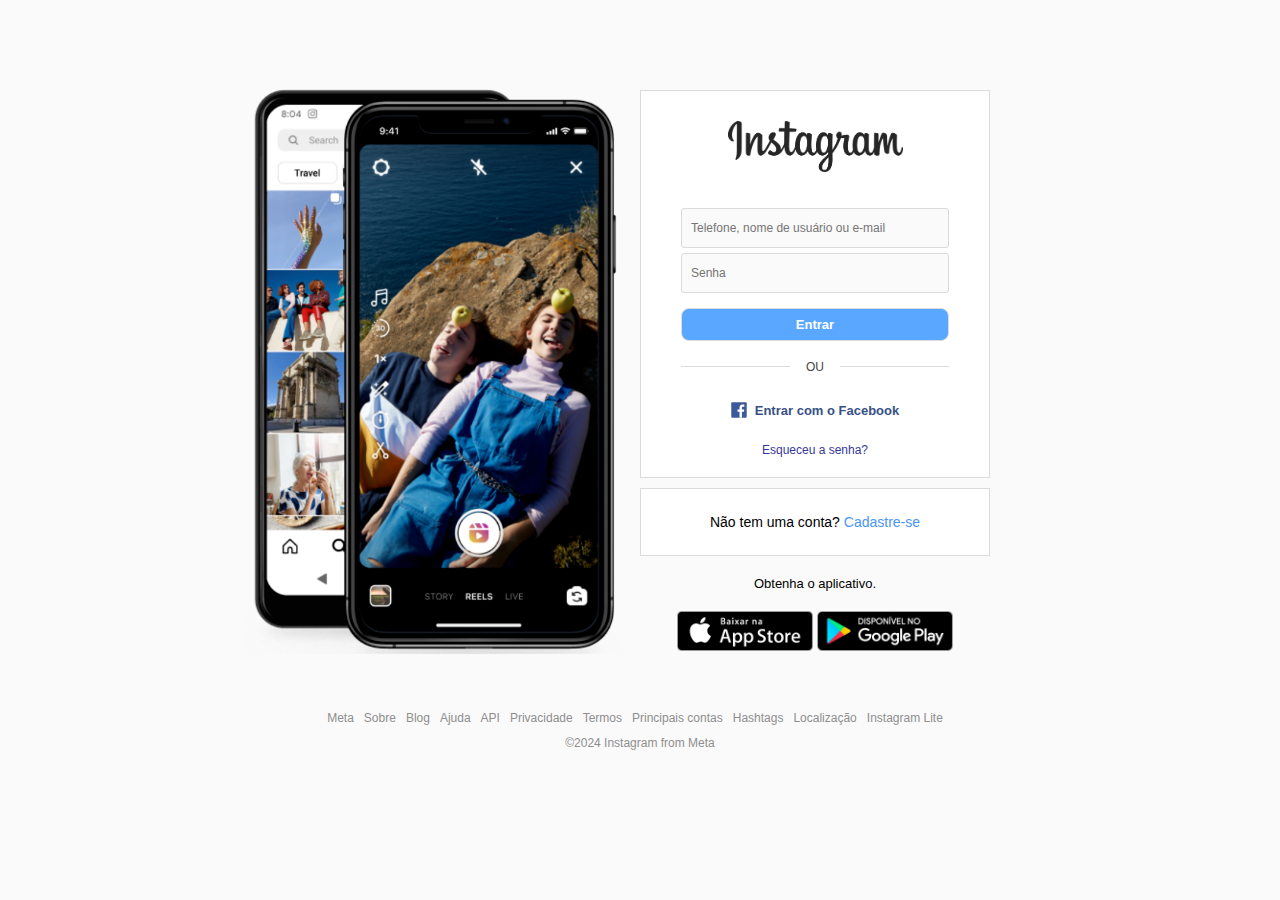
<file: 1- Home-instagram/index.html>
<!DOCTYPE html>
<html lang="en">
  <head>
    <meta charset="UTF-8" />
    <meta name="viewport" content="width=device-width, initial-scale=1.0" />
    <!-- favicon -->
    <link rel="shortcut icon" href="img/favicon.png" type="image/x-icon" />
    <title>Instagram</title>
    <!-- css -->
    <link rel="stylesheet" href="css/styles.css" />
  </head>

  <body>
    <main>
      <div id="main-container">
        <!-- Banner Container -->
        <div id="banner-container">
          <img src="img/banner2.png" alt="Crie uma conta no Instagram" />
        </div>
        <!-- Login e Registro -->
        <div id="form-container">
          <div id="form-box">
            <img id="logo-insta" src="img/logo_instagram.png" alt="Instagram" />
            <form id="login-form">
              <input
                type="text"
                name="username"
                placeholder="Telefone, nome de usuário ou e-mail"
              />
              <input type="password" name="passwd" placeholder="Senha" />
              <input type="submit" value="Entrar" id="btn" />
            </form>
            <div class="separator">
              <div class="line"></div>
              <span>Ou</span>
            </div>
            <div id="other-links">
              <div id="facebook-login">
                <a href="../2- Facebok-login/facebook-login.html">
                  <img src="img/logo_facebook.svg" alt="Facebook Login" />
                  <span>Entrar com o Facebook</span>
                </a>
              </div>
              <div id="forgot-pass">
                <a href="../3- Forgot-pass-instagram/forgot-pass.html"
                  >Esqueceu a senha?</a
                >
              </div>
            </div>
          </div>
          <div id="register-container">
            <p>
              Não tem uma conta?
              <a href="../4- Register-instagram/register.html">Cadastre-se</a>
            </p>
          </div>
          <div id="get-app-container">
            <p>Obtenha o aplicativo.</p>
            <a
              href="https://apps.apple.com/br/app/instagram/id389801252"
              target="_blank"
            >
              <img src="img/apple_btn.png" alt="Apple Store" />
            </a>
            <a
              href="https://play.google.com/store/apps/details?id=com.instagram.android&hl=pt_BR&gl=US"
              target="_blank"
            >
              <img src="img/gplay_btn.png" alt="Google Play" />
            </a>
          </div>
        </div>
      </div>
    </main>
    <footer>
      <nav>
        <ul id="footer-links">
          <li><a href="#">Meta</a></li>
          <li><a href="#">Sobre</a></li>
          <li><a href="#">Blog</a></li>
          <li><a href="#">Ajuda</a></li>
          <li><a href="#">API</a></li>
          <li><a href="#">Privacidade</a></li>
          <li><a href="#">Termos</a></li>
          <li><a href="#">Principais contas</a></li>
          <li><a href="#">Hashtags</a></li>
          <li><a href="#">Localização</a></li>
          <li><a href="#">Instagram Lite</a></li>
        </ul>
      </nav>
      <p id="copyright">&copy;2024 Instagram from Meta</p>
    </footer>
  </body>
</html>
</file>
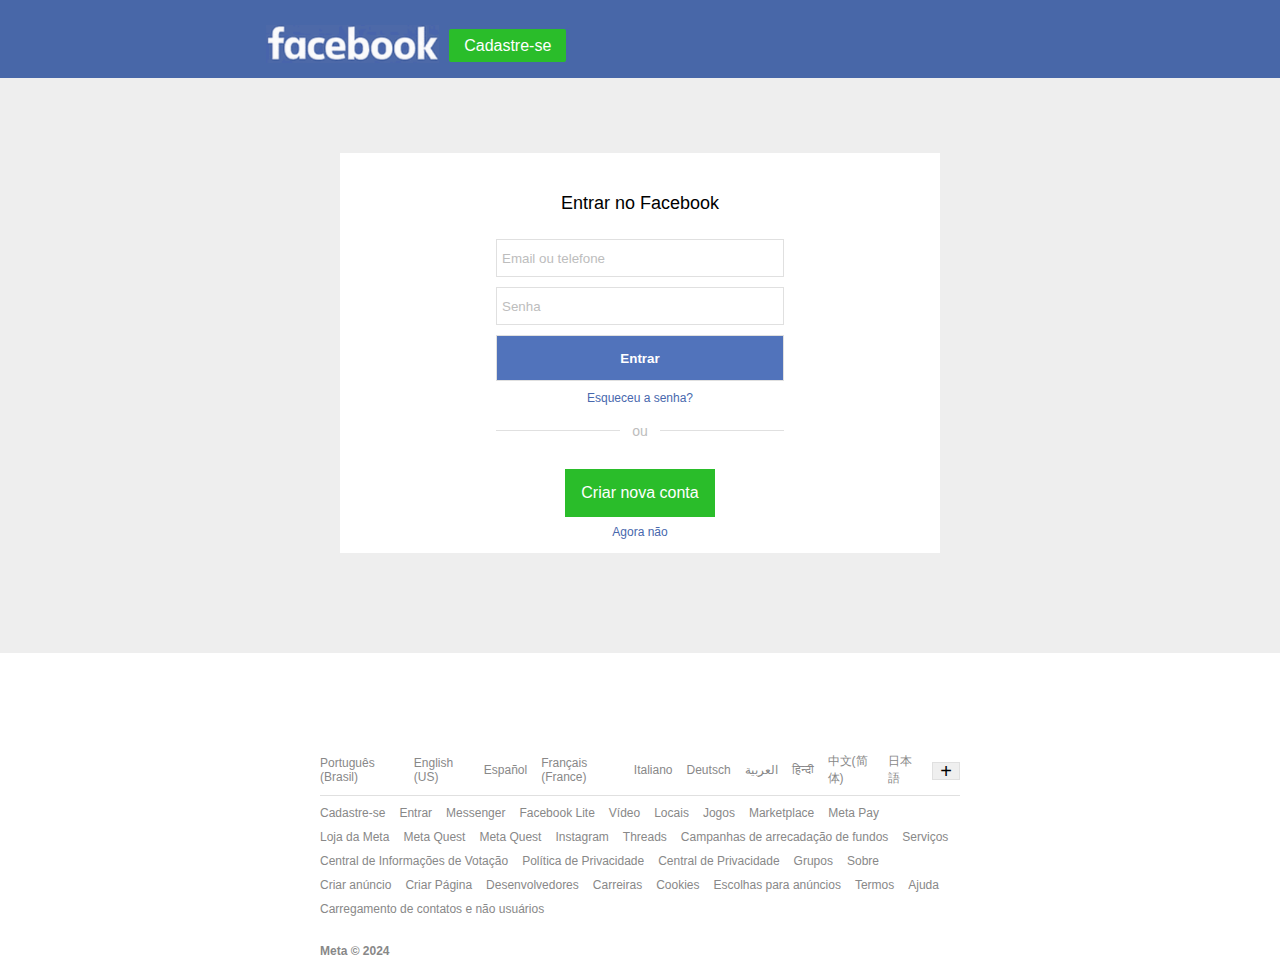
<file: 2- Facebok-login/index.html>
<!DOCTYPE html>
<html lang="en">
  <head>
    <meta charset="UTF-8" />
    <meta name="viewport" content="width=device-width, initial-scale=1.0" />
    <!-- favicon -->
    <link rel="shortcut icon" href="img/icon-face.png" type="image/x-icon" />
    <title>Entrar no Facebook | Facebook</title>
    <!-- css -->
    <link rel="stylesheet" href="css/styles.css" />
  </head>

  <body>
    <main>
      <div class="header">
        <img src="img/facebook-logo.png" alt="Faça seu cadastro no Facebook" />
        <span><a href="#">Cadastre-se</a></span>
      </div>
      <div class="login-container">
        <p id="toenter">Entrar no Facebook</p>
        <form class="box-input">
          <input type="text" name="login" placeholder="Email ou telefone" />
          <input type="password" name="password" placeholder="Senha" />
          <input type="submit" value="Entrar" id="enter-btn" />
        </form>
        <div id="forgot">
          <a href="#">Esqueceu a senha?</a>
        </div>
        <p id="or">ou</p>
        <div id="new-acc">
          <a href="#" id="create-acc">Criar nova conta</a>
          <a href="#" id="not-now">Agora não</a>
        </div>
      </div>
    </main>
    <footer>
      <div class="footer-container">
        <div id="language">
          <ul>
            <li>Português (Brasil)</li>
            <li><a href="">English (US)</a></li>
            <li><a href="">Español</a></li>
            <li><a href="">Français (France)</a></li>
            <li><a href="">Italiano</a></li>
            <li><a href="">Deutsch</a></li>
            <li><a href="">العربية</a></li>
            <li><a href="">हिन्दी</a></li>
            <li><a href="">中文(简体)</a></li>
            <li><a href="">日本語</a></li>
            <li>
              <input type="button" name="more-language" id="li-btn" value="+" />
            </li>
          </ul>
        </div>
        <div id="others">
          <ul>
            <li><a href="#">Cadastre-se</a></li>
            <li><a href="#">Entrar</a></li>
            <li><a href="#">Messenger</a></li>
            <li><a href="#">Facebook Lite</a></li>
            <li><a href="#">Vídeo</a></li>
            <li><a href="#">Locais</a></li>
            <li><a href="#">Jogos</a></li>
            <li><a href="#">Marketplace</a></li>
            <li><a href="#">Meta Pay</a></li>
            <li><a href="#">Loja da Meta</a></li>
            <li><a href="#">Meta Quest</a></li>
            <li><a href="#">Meta Quest</a></li>
            <li><a href="#">Instagram</a></li>
            <li><a href="#">Threads</a></li>
            <li><a href="#">Campanhas de arrecadação de fundos</a></li>
            <li><a href="#">Serviços</a></li>
            <li><a href="#">Central de Informações de Votação</a></li>
            <li><a href="#">Política de Privacidade</a></li>
            <li><a href="#">Central de Privacidade</a></li>
            <li><a href="#">Grupos</a></li>
            <li><a href="#">Sobre</a></li>
            <li><a href="#">Criar anúncio</a></li>
            <li><a href="#">Criar Página</a></li>
            <li><a href="#">Desenvolvedores</a></li>
            <li><a href="#">Carreiras</a></li>
            <li><a href="#">Cookies</a></li>
            <li><a href="#">Escolhas para anúncios</a></li>
            <li><a href="#">Termos</a></li>
            <li><a href="#">Ajuda</a></li>
            <li><a href="#">Carregamento de contatos e não usuários</a></li>
          </ul>
        </div>
        <p>Meta &copy; 2024</p>
      </div>
    </footer>
  </body>
</html>
</file>
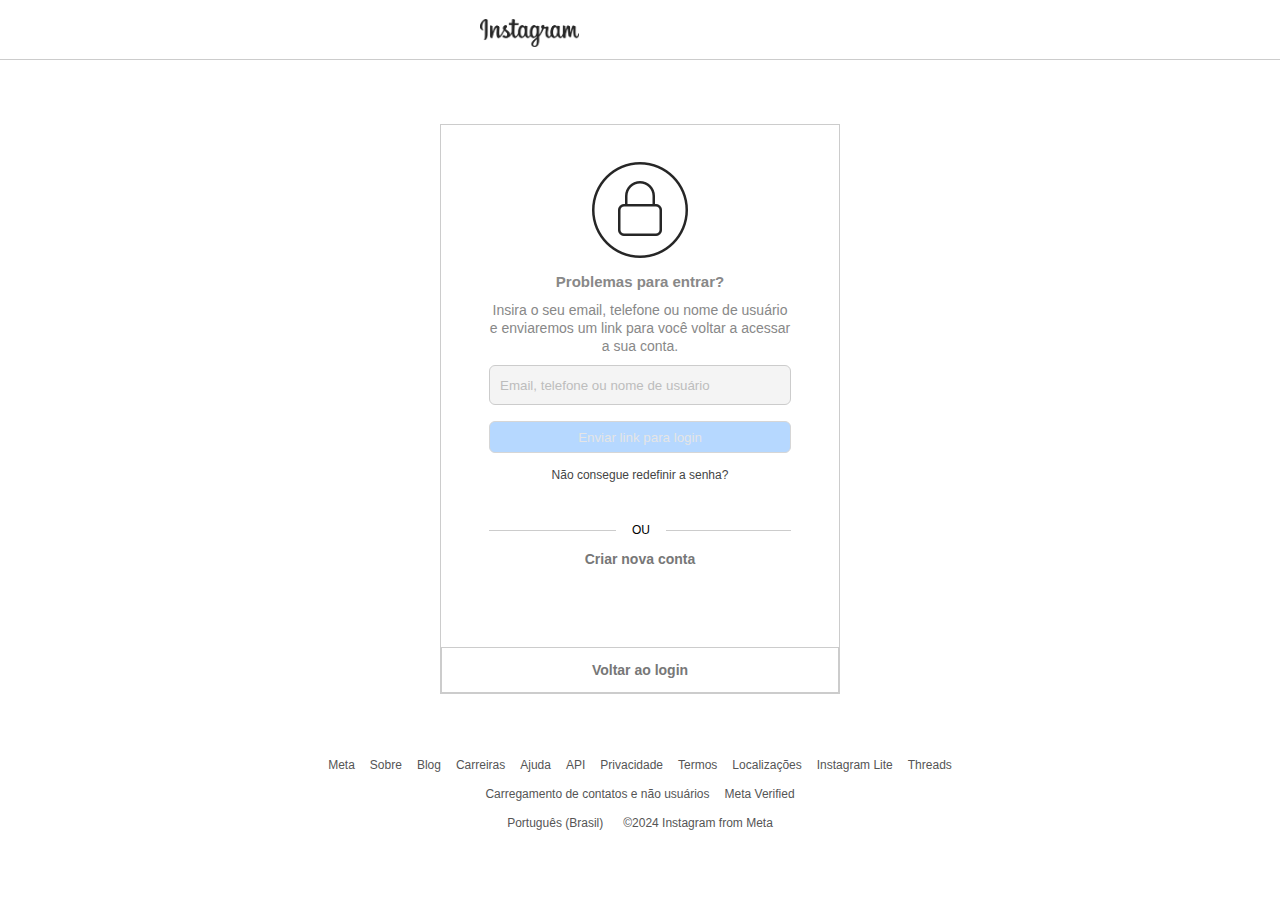
<file: 3- Forgot-pass-instagram/index.html>
<!DOCTYPE html>
<html lang="en">
  <head>
    <meta charset="UTF-8" />
    <meta name="viewport" content="width=device-width, initial-scale=1.0" />
    <!-- favicon -->
    <link rel="shortcut icon" href="./img/favicon.png" type="image/x-icon" />
    <title>Redefinir senha • Instagram</title>
    <!-- css -->
    <link rel="stylesheet" href="./css/styles.css" />
  </head>
  <body>
    <div id="container">
      <header>
        <a href="../1- Home-instagram/index.html">
          <img src="./img/logo_instagram.png" alt="Logo Instagram" />
        </a>
      </header>
      <main>
        <div id="main-container">
          <div id="box-container">
            <div id="box-header">
              <img src="img/padlock.png" alt="Cadeado" />
              <p id="p1">Problemas para entrar?</p>
              <p>
                Insira o seu email, telefone ou nome de usuário e enviaremos um
                link para você voltar a acessar a sua conta.
              </p>
            </div>
            <form>
              <input
                type="text"
                class="box-input"
                id="login"
                name="login"
                placeholder="Email, telefone ou nome de usuário"
              />
              <input
                type="submit"
                class="box-input"
                id="sbmt-btn"
                name="sbmt-btn"
                value="Enviar link para login"
              />
            </form>
            <a href="#">
              <p>Não consegue redefinir a senha?</p>
            </a>
            <div id="line">
              <span>ou</span>
            </div>
            <div id="new-acc">
              <a href="#"><p>Criar nova conta</p></a>
            </div>
          </div>
          <div id="back-login">
            <a href="../1- Home-instagram/index.html"><p>Voltar ao login</p></a>
          </div>
        </div>
      </main>
      <footer>
        <nav>
          <ul>
            <li>
              <a href=""><p>Meta</p></a>
            </li>
            <li>
              <a href=""><p>Sobre</p></a>
            </li>
            <li>
              <a href=""><p>Blog</p></a>
            </li>
            <li>
              <a href=""><p>Carreiras</p></a>
            </li>
            <li>
              <a href=""><p>Ajuda</p></a>
            </li>
            <li>
              <a href=""><p>API</p></a>
            </li>
            <li>
              <a href=""><p>Privacidade</p></a>
            </li>
            <li>
              <a href=""><p>Termos</p></a>
            </li>
            <li>
              <a href=""><p>Localizações</p></a>
            </li>
            <li>
              <a href=""><p>Instagram Lite</p></a>
            </li>
            <li>
              <a href=""><p>Threads</p></a>
            </li>
            <li>
              <a href=""><p>Carregamento de contatos e não usuários</p></a>
            </li>
            <li>
              <a href=""><p>Meta Verified</p></a>
            </li>
          </ul>
        </nav>
        <div id="lan-credt">
          <p>Português (Brasil)</p>
          <p>&copy;2024 Instagram from Meta</p>
        </div>
      </footer>
    </div>
  </body>
</html>
</file>
<file: 1- Home-instagram/css/styles.css>
/* GERAL */
* {
  margin: 0;
  padding: 0;
  box-sizing: border-box;
  font-family: Helvetica;
}

body {
  background-color: #fafafa;
}

/* CONTAINERS */
#main-container {
  display: flex;
  margin-top: 60px;
}

#banner-container,
#form-container {
  flex: 1 1 0;
  width: 50%;
}

#banner-container {
  text-align: right;
}

#banner-container img {
  width: 100%;
  margin-right: 15px;
  margin-top: 25px;
  max-width: 380px;
}

#form-container {
  text-align: center;
}

/* LOGIN FORM */
#form-box {
  background-color: #fff;
  border: 1px solid #dbdbdb;
  width: 350px;
  margin-top: 30px;
}

#logo-insta {
  width: 175px;
  height: 51px;
  margin: 30px auto 12px;
}

#login-form {
  margin-top: 20px;
}

#login-form input {
  display: block;
  font-size: 12px;
  padding: 12px 9px;
  background-color: #fafafa;
  border: 1px solid #dbdbdb;
  border-radius: 3px;
  width: 268px;
  margin: 5px auto;
}

#login-form #btn {
  background-color: #5aa7ff;
  color: #fff;
  margin-top: 15px;
  padding: 0;
  border-radius: 8px;
  height: 33px;
  font-size: 13px;
  font-weight: bold;
}

/* SEPARATOR */
.separator {
  position: relative;
}

.line {
  border-top: 1px solid #dbdbdb;
  width: 268px;
  margin: 25px auto 35px;
}

.separator span {
  position: absolute;
  text-transform: uppercase;
  color: #444;
  background-color: #fff;
  top: -6px;
  width: 50px;
  margin-left: -25px;
  font-size: 12px;
}

/* FACEBOOK LOGIN */
#facebook-login {
  margin-bottom: 25px;
}

#facebook-login a {
  text-decoration: none;
  color: #385185;
  display: flex;
  align-items: center;
  justify-content: center;
}

#facebook-login img {
  width: 16px;
  height: 16px;
  margin-right: 8px;
}

#facebook-login span {
  font-weight: bold;
  font-size: 13px;
  margin-top: 1px;
}

/* FORGOT PASSWORD */
#forgot-pass {
  margin-bottom: 20px;
  font-size: 12px;
}

#forgot-pass a {
  text-decoration: none;
  color: #373799;
}

/* REGISTER */
#register-container {
  background-color: #fff;
  border: 1px solid #dbdbdb;
  width: 350px;
  margin-top: 10px;
  padding: 25px;
}

#register-container p {
  font-size: 14px;
}

#register-container a {
  color: #4a95f6;
  text-decoration: none;
}

/* GET APP */
#get-app-container {
  text-align: center;
  width: 350px;
}

#get-app-container p {
  margin: 20px 0;
  font-size: 13px;
}

#get-app-container a {
  text-decoration: none;
}

#get-app-container img {
  width: 136px;
  height: 40px;
}

/* FOOTER */
footer {
  text-align: left;
  width: 60%;
  margin: 50px auto;
  display: flex;
  flex-direction: column;
  justify-content: center;
  align-items: center;
}

#footer-links {
  display: flex;
  list-style: none;
}

#footer-links li {
  margin-right: 10px;
}

#footer-links a,
#copyright {
  text-decoration: none;
  color: #8e8e8e;
  font-size: 12px;
}

#copyright {
  margin-top: 10px;
}

/* TABLET */
@media (max-width: 900px) {
  #banner-container {
    display: none;
  }

  #main-container,
  #form-box {
    margin-top: 0;
  }

  #form-container,
  #form-box,
  #register-container,
  #get-app-container {
    width: 100%;
    border: none;
  }

  footer {
    width: 90%;
  }

  #footer-links {
    margin-bottom: 15px;
  }
}

/* MOBILE */
@media (max-width: 450px) {
  body {
    background-color: #fff;
  }

  #banner-container {
    display: none;
  }

  #main-container,
  #form-box {
    margin-top: 0;
  }

  #form-container,
  #form-box,
  #register-container,
  #get-app-container {
    width: 100%;
    border: none;
  }

  footer {
    width: 90%;
  }

  #footer-links {
    flex-wrap: wrap;
    justify-content: center;
    margin-bottom: 15px;
  }
}
</file>
<file: 2- Facebok-login/css/styles.css>
* {
    margin: 0;
    padding: 0;
    box-sizing: border-box;
    border: none;
    font-family: sans-serif;
}

body {
    background-color: #eee;
}

/* Header */
.header {
    background-color: #4867a8;
    display: flex;
    align-items: center;
    justify-content: center;
    gap: 10px;
    padding: 25px 35% 15px 0;
}

.header img {
    height: 38px;
}

.header span {
    margin-top: 3px;
}

.header a {
    background-color: #2abd2a;
    padding: 8px 15px;
    border-radius: 2px;
    color: #fff;
    font-size: 16px;
    text-decoration: none;
    transition: 0.2s;
}

.header a:hover {
    background-color: #28ac28;
}

/* Login container */
.login-container {
    background-color: #fff;
    height: 400px;
    width: 600px;
    margin: 75px auto 100px;
    padding-top: 10px
}

.login-container #toenter {
    text-align: center;
    margin: 30px 0 25px;
    font-size: 18px;
}

.box-input {
    display: flex;
    flex-direction: column;
}

.box-input input {
    height: 38px;
    width: 18rem;
    margin: 0 auto 10px;
    padding-left: 5px;
    border: 1px solid #e0e0e0;
}

.box-input input::placeholder {
    color: #bdbdbd;
}

.box-input #enter-btn {
    background-color: #5173bb;
    height: 46px;
    padding: 5px;
    color: #fff;
    font-weight: bold;
    margin-bottom: 10px;
    cursor: pointer;
    transition: 0.2s;
}

.box-input #enter-btn:hover {
    background-color: #4462a1;
}

#forgot {
    border-bottom: 1px solid #e0e0e0;
    width: 18rem;
    margin: 0 auto;
    text-align: center;
    padding-bottom: 25px;
    font-size: 12px;
}

#forgot a {
    text-decoration: none;
    color: #4868ad;
}

#forgot a:hover {
    text-decoration: underline;
}

#or {
    background-color: #fff;
    width: 40px;
    text-align: center;
    margin: 0 auto 30px;
    font-size: 14px;
    margin-top: -8px;
    color: #bdbdbd;
}

#new-acc {
    display: flex;
    flex-direction: column;
    text-align: center;
}

#new-acc #create-acc {
    background-color: #2abd2a;
    width: 150px;
    padding: 15px;
    color: #fff;
    text-decoration: none;
    margin: 0 auto 8px;
    transition: 0.2s;
}

#new-acc #create-acc:hover {
    background-color: #28ac28;
}

#new-acc #not-now {
    text-decoration: none;
    font-size: 12px;
    color: #4868ad;
}

#new-acc #not-now:hover {
    text-decoration: underline;
}

/* footer */
footer {
    background-color: #fff;
    height: auto;
    padding: 100px 0 20px;
}

.footer-container {
    width: 50%;
    margin: 0 auto;
    font-size: 12px;
}

#language ul {
    display: flex;
    justify-content: start;
    align-items: center;
    gap: 14px;
    border-bottom: 1px solid #e0e0e0;
    padding-bottom: 8px;
}

#language li,
#language a {
    list-style: none;
    text-decoration: none;
    color: #888;
}

#language a:hover {
    text-decoration: underline;
}

#language #li-btn {
    width: 28px;
    height: 18px;
    margin-top: 2px;
    line-height: 10px;
    font-size: 20px;
    border: 1px solid #e0e0e0;
    cursor: pointer;
}

#others {
    margin-top: 12px;
}

#others ul {
    display: flex;
    flex-wrap: wrap;
    line-height: 10px;
    gap: 14px;
    list-style: none;
    margin-bottom: 30px;
}

#others a {
    text-decoration: none;
    color: #888;
}

#others a:hover {
    text-decoration: underline;
}

.footer-container p {
    text-align: start;
    color: #888;
    font-weight: bold;
}

/* Small Laptop */
@media (max-width: 1050px) {
    .header {
        gap: 10px;
        justify-content: start;
        padding: 25px 50px 15px;
    }

    .footer-container {
        width: 70%;
        padding-bottom: 1.5rem;
    }

    .footer-container #language ul {
        flex-wrap: wrap;
        gap: 12px;
    }
}

/* Tablet */
@media (max-width: 800px) {

    .header {
        gap: 10px;
        justify-content: start;
        padding: 25px 10px 15px;
    }

    .footer-container {
        width: 90%;
    }

    .footer-container {
        padding-bottom: 2rem;
    }

    .footer-container #language ul {
        gap: 12px;
    }
}

/* Mobile */
@media (max-width: 450px) {
    main {
        flex-wrap: wrap;
    }

    .header {
        gap: 10px;
        justify-content: start;
        padding: 25px 5px 15px;
    }

    .login-container {
        height: 400px;
        width: 380px;
        margin: 45px auto 70px;
    }

    .footer-container {
        width: 100%;
        padding: 0 1.5rem 1.5rem;
    }

    .footer-container #language ul {
        flex-wrap: wrap;
        gap: 10px;
    }

    .footer-container #others ul {
        gap: 10px;
    }
}
</file>
<file: 3- Forgot-pass-instagram/css/styles.css>
* {
  margin: 0;
  padding: 0;
  box-sizing: border-box;
  font-family: Helvetica;
}

header {
  display: flex;
  align-items: center;
  height: 60px;
  padding-left: 30rem;
  border-bottom: 1px solid #ccc;
}

header img {
  height: 28px;
  margin-top: 10px;
}

#main-container {
  width: 400px;
  margin: 4rem auto;
  border: 1px solid #ccc;
}

#box-container {
  display: flex;
  flex-direction: column;
  flex-wrap: wrap;
  text-align: center;
  padding: 2rem 3rem;
}

#box-header img {
  margin-bottom: 10px;
}

#box-header #p1 {
  font-size: 15px;
  font-weight: bold;
  margin-bottom: 10px;
}

#box-header p {
  font-size: 14px;
  color: #888;
  line-height: 18px;
  text-align: center;
  margin-bottom: 10px;
}

form {
  display: flex;
  flex-direction: column;
  flex: 1;
  gap: 16px;
}

form .box-input {
  height: 40px;
  padding: 10px;
  background-color: #f4f4f4;
  border: 1px solid #ccc;
  border-radius: 6px;
}

form #login::placeholder {
  color: #bdbdbd;
}

form #sbmt-btn {
  height: 32px;
  padding: 5px;
  background-color: #a5cfff;
  margin-bottom: 15px;
  color: #dfdfdf;
  opacity: 0.8;
}

#box-container a {
  text-decoration: none;
  font-size: 12px;
  color: #444;
  margin-bottom: 3rem;
}

#line {
  margin-bottom: 20px;
  border-bottom: 1px solid #ccc;
  position: relative;
}

#line span {
  width: 50px;
  position: absolute;
  background-color: #fff;
  top: -7px;
  margin-left: -24px;
  font-size: 12px;
  text-transform: uppercase;
}

#new-acc,
#new-acc a {
  font-size: 14px;
  font-weight: bold;
  color: #777;
  margin-bottom: 3rem;
  text-decoration: none;
}

#new-acc a:hover {
  color: #adadad;
}

#back-login {
  padding: 14px;
  text-align: center;
  border: 1px solid #ccc;
}

#back-login a {
  font-size: 14px;
  font-weight: bold;
  color: #777;
  text-decoration: none;
}

#back-login a:hover {
  color: #adadad;
}

footer ul {
  display: flex;
  gap: 15px;
  flex-wrap: wrap;
  justify-content: center;
  width: 50%;
  margin: 0 auto 15px;
}

footer li,
footer a {
  list-style: none;
  text-decoration: none;
  color: #555;
  font-size: 12px;
}

footer li a:hover {
  text-decoration: underline;
}

footer #lan-credt {
  display: flex;
  justify-content: center;
  gap: 20px;
  font-size: 12px;
  color: #555;
}
</file>
